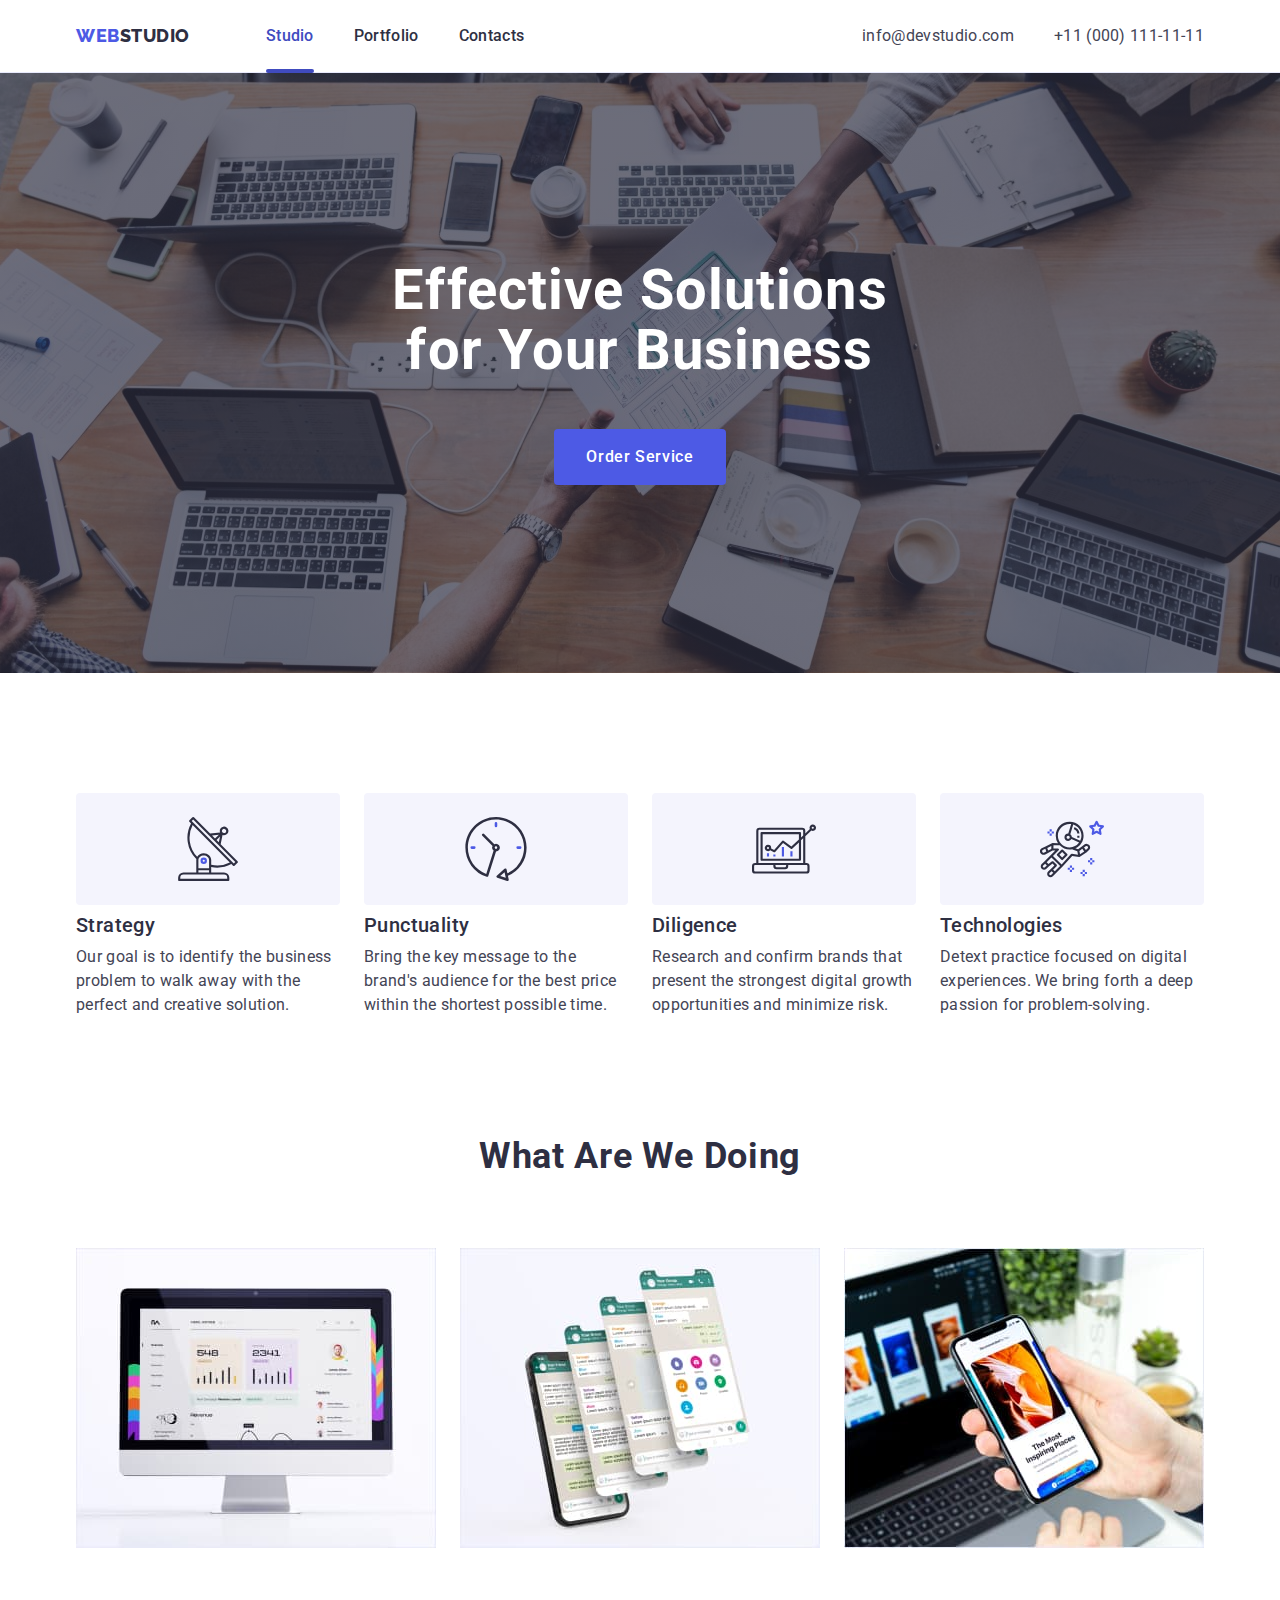
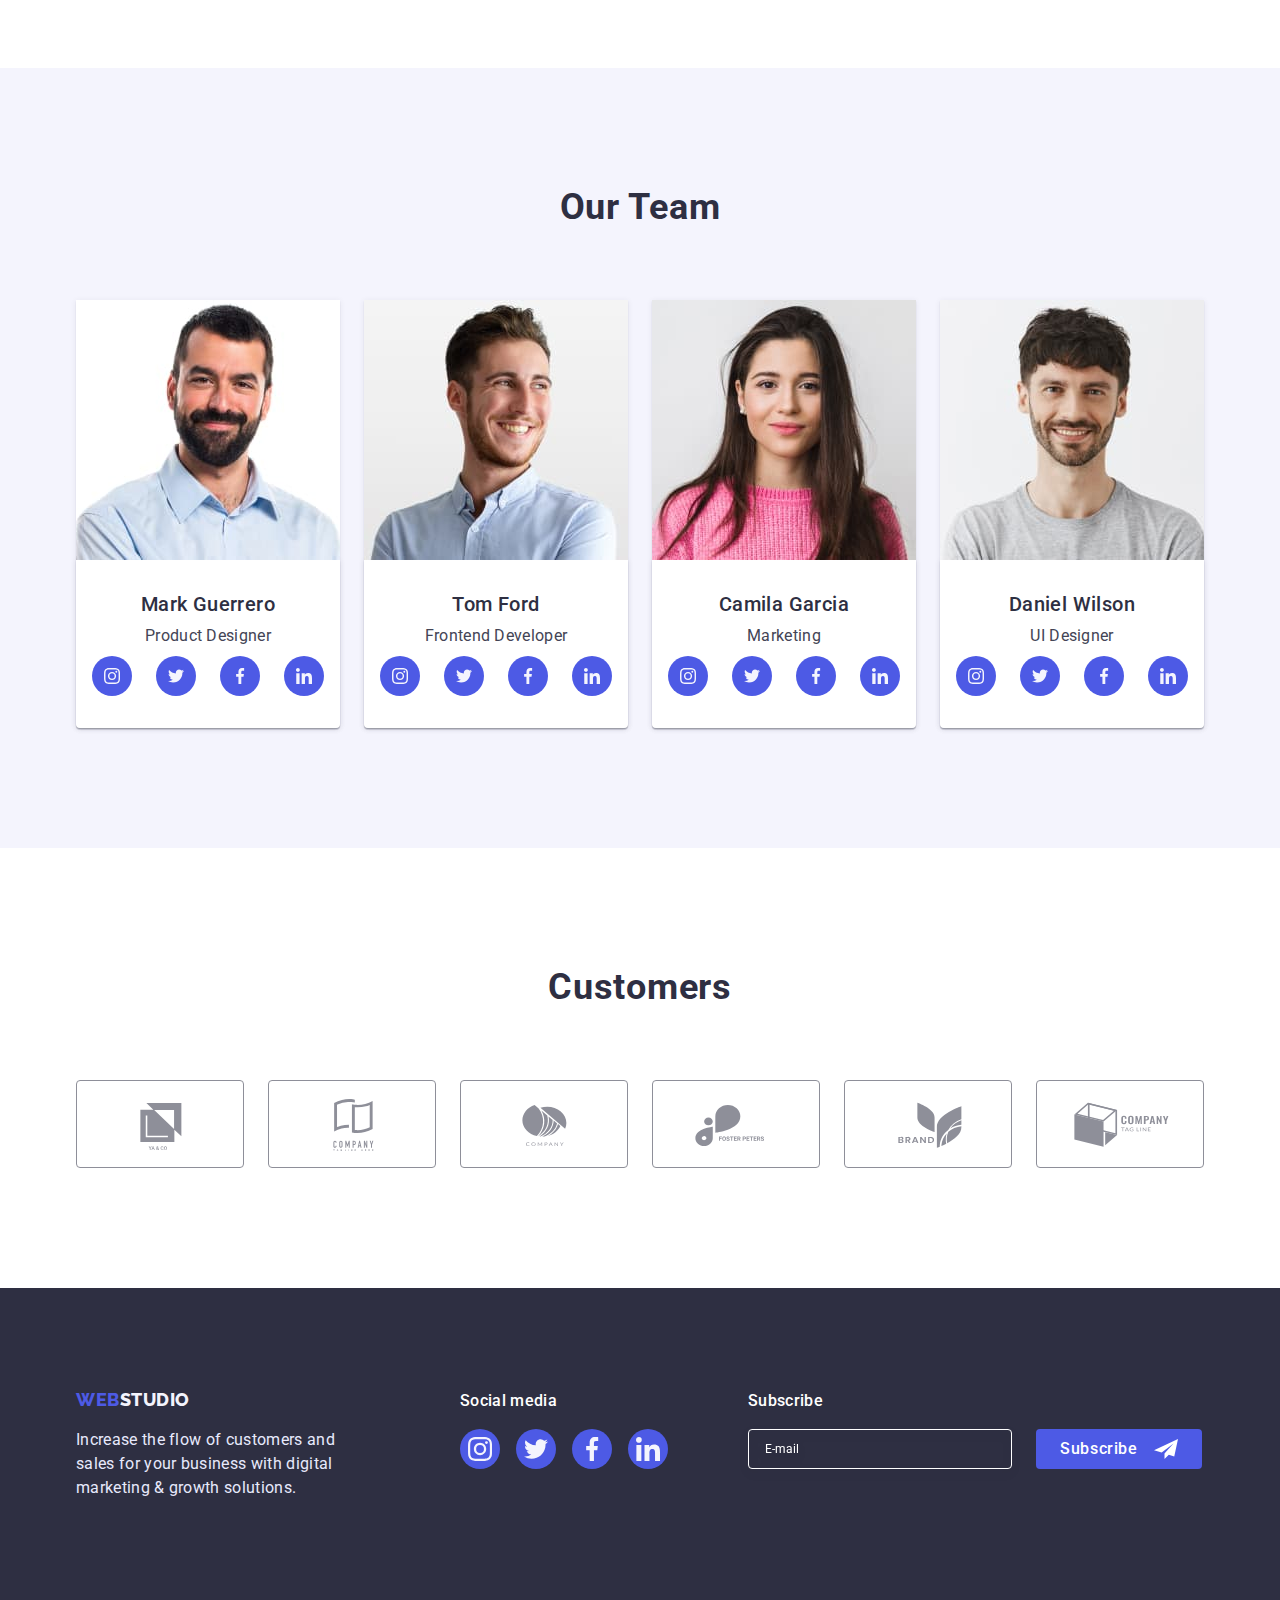
<file: index.html>
<!DOCTYPE html>
<html lang="en">

<head>
  <meta charset="UTF-8" />
  <meta http-equiv="X-UA-Compatible" content="IE=edge" />
  <meta name="viewport" content="width=device-width, initial-scale=1.0" />
  <title>Webstudio</title>
  <link rel="preconnect" href="https://fonts.googleapis.com" />
  <link rel="preconnect" href="https://fonts.gstatic.com" crossorigin />
  <link href="https://fonts.googleapis.com/css2?family=Raleway:wght@800&family=Roboto:wght@400;500;700;900&display=swap"
    rel="stylesheet" />
  <link rel="stylesheet" href="https://cdn.jsdelivr.net/npm/modern-normalize@1.1.0/modern-normalize.min.css" />
  <link rel="stylesheet" href="./css/styles.css" />
</head>

<body>
  <!-- Header -->
  <header class="top-header">
    <div class="container header-container">
      <nav class="top-nav">
        <!-- Logo -->
        <a class="logo-link link" href="./index.html">Web<span class="logo-link-dark">Studio</span></a>
        <ul class="menu list">
          <li class="menu-item">
            <a class="menu-link current-link link" href="./index.html">Studio</a>
          </li>
          <li class="menu-item">
            <a class="menu-link link" href="./portfolio.html">Portfolio</a>
          </li>
          <li class="menu-item">
            <a class="menu-link link" href="">Contacts</a>
          </li>
        </ul>
      </nav>
      <address class="address">
        <ul class="contact list">
          <li class="contact-item">
            <a class="contact-info link" href="mailto:info@devstudio.com">info@devstudio.com</a>
          </li>
          <li class="contact-item">
            <a class="contact-info link" href="tel:+110001111111">+11 (000) 111-11-11</a>
          </li>
        </ul>
      </address>
    </div>
  </header>

  <!-- Section #1 Hero -->
  <main>
    <!-- Hero image -->
    <section class="hero">
      <div class="container hero-container">
        <h1 class="hero-title">Effective Solutions for Your Business</h1>
        <button class="modal-btn" type="button" data-modal-open>Order Service</button>
      </div>
    </section>

    <!-- Section #2 Our Skills -->
    <section class="skills-section section">
      <div class="container">
        <h2 class="title visually-hidden">Our skills</h2>
        <ul class="flex-list skills-list list">
          <li class="skills-item">
            <div class="skills-card">
              <svg width="64" height="64" class="skills-icon">
                <use href="./images/icons.svg#icon-antenna"></use>
              </svg>
            </div>
            <div class="skills-text">
              <h3 class="caption">Strategy</h3>
              <p class="text">
                Our goal is to identify the business problem to walk away with
                the perfect and creative solution.
              </p>
            </div>
          </li>
          <li class="skills-item">
            <div class="skills-card">
              <svg width="64" height="64" class="skills-icon">
                <use href="./images/icons.svg#icon-clock"></use>
              </svg>
            </div>
            <div class="skills-text">
              <h3 class="caption">Punctuality</h3>
              <p class="text">
                Bring the key message to the brand's audience for the best
                price within the shortest possible time.
              </p>
            </div>
          </li>
          <li class="skills-item">
            <div class="skills-card">
              <svg width="64" height="64" class="skills-icon">
                <use href="./images/icons.svg#icon-diagram"></use>
              </svg>
            </div>
            <div class="skills-text">
              <h3 class="caption">Diligence</h3>
              <p class="text">
                Research and confirm brands that present the strongest digital
                growth opportunities and minimize risk.
              </p>
            </div>
          </li>
          <li class="skills-item">
            <div class="skills-card">
              <svg width="64" height="64" class="skills-icon">
                <use href="./images/icons.svg#icon-astronaut"></use>
              </svg>
            </div>
            <div class="skills-text">
              <h3 class="caption">Technologies</h3>
              <p class="text">
                Detext practice focused on digital experiences. We bring forth
                a deep passion for problem-solving.
              </p>
            </div>
          </li>
        </ul>
      </div>
    </section>

    <!-- Section #3 What are we doing -->
    <section class="work-section section">
      <div class="container">
        <h2 class="title">What are we doing</h2>
        <ul class="flex-list list">
          <li class="work-item">
            <img src="./images/pic/site.jpg" alt="computer" width="360" height="300" />
          </li>
          <li class="work-item">
            <img src="./images/pic/app.jpg" alt="telephone" width="360" height="300" />
          </li>
          <li class="work-item">
            <img src="./images/pic/design.jpg" alt="technical" width="360" height="300" />
          </li>
        </ul>
      </div>
    </section>

    <!-- Section #4 Our Team -->
    <section class="team-section section">
      <div class="container">
        <h2 class="title">Our Team</h2>
        <ul class="flex-list list">
          <li class="team-item">
            <img src="./images/about/team-mark.jpg" alt="Mark Guerrero" width="264" height="260" />
            <div class="team-text">
              <h3 class="caption">Mark Guerrero</h3>
              <p class="text">Product Designer</p>
              <ul class="team-soc-list list">
                <li class="team-soc-item">
                  <a href="" class="team-soc-link link">
                    <svg width="16" height="16" class="team-soc-icon">
                      <use href="./images/icons.svg#icon-instagram"></use>
                    </svg>
                  </a>
                </li>
                <li class="team-soc-item">
                  <a href="" class="team-soc-link link">
                    <svg width="16" height="16" class="team-soc-icon">
                      <use href="./images/icons.svg#icon-twitter"></use>
                    </svg>
                  </a>
                </li>
                <li class="team-soc-item">
                  <a href="" class="team-soc-link link"><svg width="16" height="16" class="team-soc-icon">
                      <use href="./images/icons.svg#icon-facebook"></use>
                    </svg></a>
                </li>
                <li class="team-soc-item">
                  <a href="" class="team-soc-link link"><svg width="16" height="16" class="team-soc-icon">
                      <use href="./images/icons.svg#icon-linkedin"></use>
                    </svg></a>
                </li>
              </ul>
            </div>
          </li>
          <li class="team-item">
            <img src="./images/about/team-tom.jpg" alt="Tom Ford" width="264" height="260" />
            <div class="team-text">
              <h3 class="caption">Tom Ford</h3>
              <p class="text">Frontend Developer</p>
              <ul class="team-soc-list list">
                <li class="team-soc-item">
                  <a href="" class="team-soc-link link">
                    <svg width="16" height="16" class="team-soc-icon">
                      <use href="./images/icons.svg#icon-instagram"></use>
                    </svg>
                  </a>
                </li>
                <li class="team-soc-item">
                  <a href="" class="team-soc-link link">
                    <svg width="16" height="16" class="team-soc-icon">
                      <use href="./images/icons.svg#icon-twitter"></use>
                    </svg>
                  </a>
                </li>
                <li class="team-soc-item">
                  <a href="" class="team-soc-link link"><svg width="16" height="16" class="team-soc-icon">
                      <use href="./images/icons.svg#icon-facebook"></use>
                    </svg></a>
                </li>
                <li class="team-soc-item">
                  <a href="" class="team-soc-link link"><svg width="16" height="16" class="team-soc-icon">
                      <use href="./images/icons.svg#icon-linkedin"></use>
                    </svg></a>
                </li>
              </ul>
            </div>
          </li>
          <li class="team-item">
            <img src="./images/about/team-camila.jpg" alt="Camila Garcia" width="264" height="260" />
            <div class="team-text">
              <h3 class="caption">Camila Garcia</h3>
              <p class="text">Marketing</p>
              <ul class="team-soc-list list">
                <li class="team-soc-item">
                  <a href="" class="team-soc-link link">
                    <svg width="16" height="16" class="team-soc-icon">
                      <use href="./images/icons.svg#icon-instagram"></use>
                    </svg>
                  </a>
                </li>
                <li class="team-soc-item">
                  <a href="" class="team-soc-link link">
                    <svg width="16" height="16" class="team-soc-icon">
                      <use href="./images/icons.svg#icon-twitter"></use>
                    </svg>
                  </a>
                </li>
                <li class="team-soc-item">
                  <a href="" class="team-soc-link link"><svg width="16" height="16" class="team-soc-icon">
                      <use href="./images/icons.svg#icon-facebook"></use>
                    </svg></a>
                </li>
                <li class="team-soc-item">
                  <a href="" class="team-soc-link link"><svg width="16" height="16" class="team-soc-icon">
                      <use href="./images/icons.svg#icon-linkedin"></use>
                    </svg></a>
                </li>
              </ul>
            </div>
          </li>
          <li class="team-item">
            <img src="./images/about/team-daniel.jpg" alt="Daniel Wilson" width="264" height="260" />
            <div class="team-text">
              <h3 class="caption">Daniel Wilson</h3>
              <p class="text">UI Designer</p>
              <ul class="team-soc-list list">
                <li class="team-soc-item">
                  <a href="" class="team-soc-link link">
                    <svg width="16" height="16" class="team-soc-icon">
                      <use href="./images/icons.svg#icon-instagram"></use>
                    </svg>
                  </a>
                </li>
                <li class="team-soc-item">
                  <a href="" class="team-soc-link link">
                    <svg width="16" height="16" class="team-soc-icon">
                      <use href="./images/icons.svg#icon-twitter"></use>
                    </svg>
                  </a>
                </li>
                <li class="team-soc-item">
                  <a href="" class="team-soc-link link"><svg width="16" height="16" class="team-soc-icon">
                      <use href="./images/icons.svg#icon-facebook"></use>
                    </svg></a>
                </li>
                <li class="team-soc-item">
                  <a href="" class="team-soc-link link"><svg width="16" height="16" class="team-soc-icon">
                      <use href="./images/icons.svg#icon-linkedin"></use>
                    </svg></a>
                </li>
              </ul>
            </div>
          </li>
        </ul>
      </div>
    </section>

    <!-- Section #5 Customers -->
    <section class="customers-section section">
      <div class="container">
        <h2 class="title">Customers</h2>
        <ul class="customers-list list">
          <li class="customers-card">
            <a href="" class="customers-link link">
              <svg width="104" height="56" class="customers-icon" style="fill: currentColor">
                <use href="./images/icons.svg#icon-ya-and-co"></use>
              </svg>
            </a>
          </li>
          <li class="customers-card">
            <a href="" class="customers-link link">
              <svg width="104" height="56" class="customers-icon" style="fill: currentColor">
                <use href="./images/icons.svg#icon-tag-line-here"></use>
              </svg>
            </a>
          </li>
          <li class="customers-card">
            <a href="" class="customers-link link">
              <svg width="104" height="56" class="customers-icon" style="fill: currentColor">
                <use href="./images/icons.svg#icon-company"></use>
              </svg>
            </a>
          </li>
          <li class="customers-card">
            <a href="" class="customers-link link">
              <svg width="104" height="56" class="customers-icon" style="fill: currentColor">
                <use href="./images/icons.svg#icon-foster-peters"></use>
              </svg>
            </a>
          </li>
          <li class="customers-card">
            <a href="" class="customers-link link">
              <svg width="104" height="56" class="customers-icon" style="fill: currentColor">
                <use href="./images/icons.svg#icon-brand"></use>
              </svg>
            </a>
          </li>
          <li class="customers-card">
            <a href="" class="customers-link link">
              <svg width="104" height="56" class="customers-icon" style="fill: currentColor">
                <use href="./images/icons.svg#icon-co-tag-line"></use>
              </svg>
            </a>
          </li>
        </ul>
      </div>
    </section>
  </main>

  <!-- Footer -->
  <footer class="footer-page">
    <div class="container footer-container">
      <div class="footer-logo-box">
        <a class="logo-link link" href="./index.html">Web<span class="logo-link-white">Studio</span></a>
        <p class="footer-text text">
          Increase the flow of customers and sales for your business with
          digital marketing & growth solutions.
        </p>
      </div>
      <div class="footer-social-box">
        <p class="social-text text">Social media</p>
        <ul class="footer-soc-list list">
          <li class="footer-soc-item">
            <a href="" class="footer-soc-link link">
              <svg width="24" height="24" class="footer-soc-icon">
                <use href="./images/icons.svg#icon-instagram"></use>
              </svg>
            </a>
          </li>
          <li class="footer-soc-item">
            <a href="" class="footer-soc-link link">
              <svg width="24" height="24" class="footer-soc-icon">
                <use href="./images/icons.svg#icon-twitter"></use>
              </svg>
            </a>
          </li>
          <li class="footer-soc-item">
            <a href="" class="footer-soc-link link">
              <svg width="24" height="24" class="footer-soc-icon">
                <use href="./images/icons.svg#icon-facebook"></use>
              </svg>
            </a>
          </li>
          <li class="footer-soc-item">
            <a href="" class="footer-soc-link link">
              <svg width="24" height="24" class="footer-soc-icon">
                <use href="./images/icons.svg#icon-linkedin"></use>
              </svg>
            </a>
          </li>
        </ul>
      </div>
      <div class="footer-subcribe-box">
        <p class="social-text text">Subscribe</p>
        <form class="footer-subscribe-form">
          <label class="footer-label">
            <input type="email" name="email" class="subscribe-input" placeholder="E-mail" />
          </label>
          <button class="subscribe-btn" type="submit">
            Subscribe
            <svg width="24" height="24" class="footer-subscribe-icon">
              <use href="./images/icons.svg#icon-frame"></use>
            </svg>
          </button>
        </form>
      </div>
    </div>
  </footer>
  <!-- Modal window-->
  <div class="backdrop is-hidden" data-modal>
    <div class="modal">
      <button type="button" class="modal-close-btn" data-modal-close>
        <svg width="8" height="8" class="modal-close-icon">
          <use href="./images/icons.svg#icon-close-black"></use>
        </svg>
      </button>
      <p class="modal-title text">
        Leave your contacts and we will call you back
      </p>
      <form class="contact-form">
        <div class="modal-field">
          <label for="user_name" class="modal-label-text">Name</label>
          <div class="input-wrap">
            <input type="text" name="user-name" class="modal-input" id="user_name" required />
            <svg width="18" height="24" class="modal-input-icon">
              <use href="./images/icons.svg#icon-person-black"></use>
            </svg>
          </div>
        </div>
        <div class="modal-field">
          <label for="user_phone_number" class="modal-label-text">Phone</label>
          <div class="input-wrap">
            <input type="tel" name="phone-number" class="modal-input" id="user_phone_number" required />
            <svg width="18" height="24" class="modal-input-icon">
              <use href="./images/icons.svg#icon-phone-black"></use>
            </svg>
          </div>
        </div>
        <div class="modal-field">
          <label for="user_email" class="modal-label-text">Email</label>
          <div class="input-wrap">
            <input type="email" name="email" class="modal-input" id="user_email" />
            <svg width="18" height="24" class="modal-input-icon">
              <use href="./images/icons.svg#icon-email-black"></use>
            </svg>
          </div>
        </div>
        <div class="input-wrap input-wr">
          <label for="user_comment" class="modal-label-text">Comment</label>
          <textarea name="comment" id="user_comment" class="modal-text-area" placeholder="Text input"></textarea>
        </div>
        <input type="checkbox" name="privacy-policy" value="true" id="privacy_policy"
          class="modal-check visually-hidden" />
        <label for="privacy_policy" class="check-text">
          <span>
            <svg width="10" height="8" class="check-icon">
              <use href="./images/icons.svg#icon-check"></use>
            </svg>
          </span>
          I accept the terms and conditions of the<a href="" class="privacy-link">Privacy Policy</a></label>
        <button type="submit" class="modal-submit-btn">Send</button>
      </form>
    </div>
  </div>
  <script src="./js/modal.js"></script>
</body>

</html>
<!--Code by Yaroslav Yarmolchuk-->
</file>
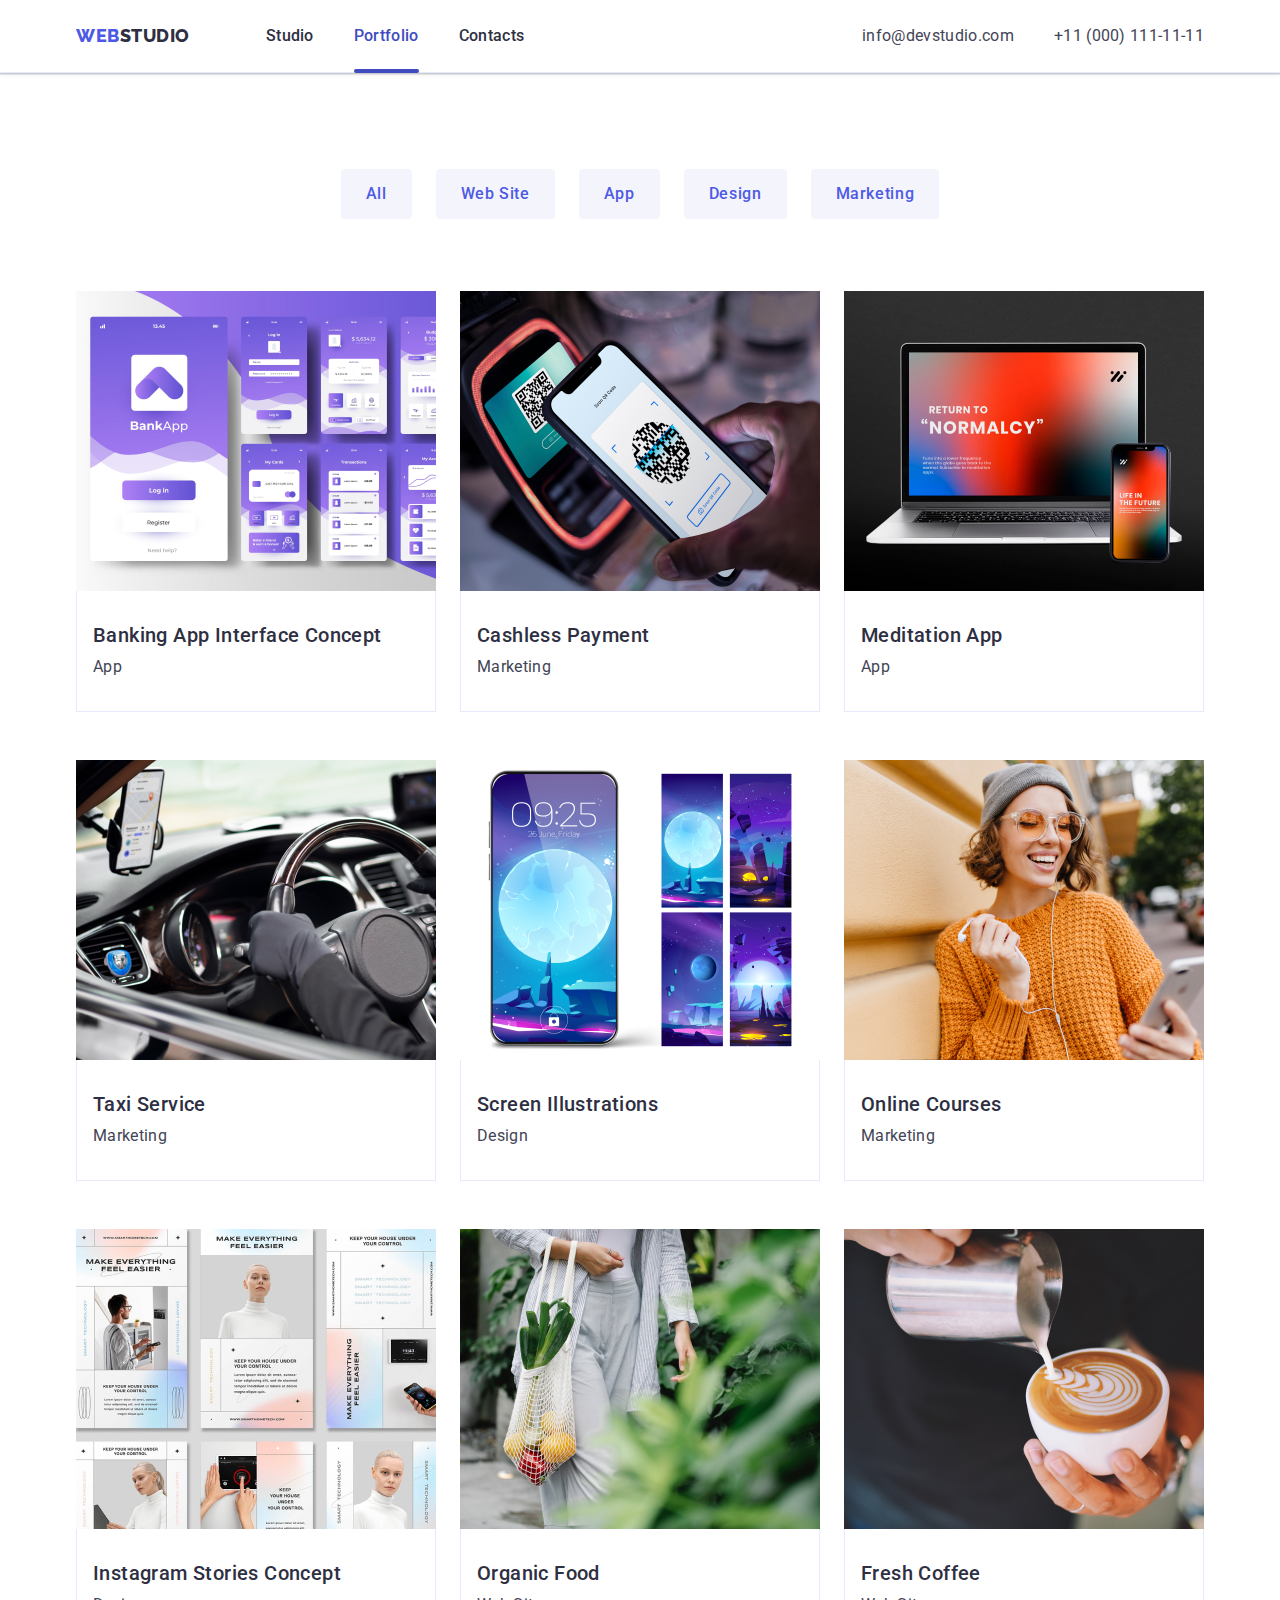
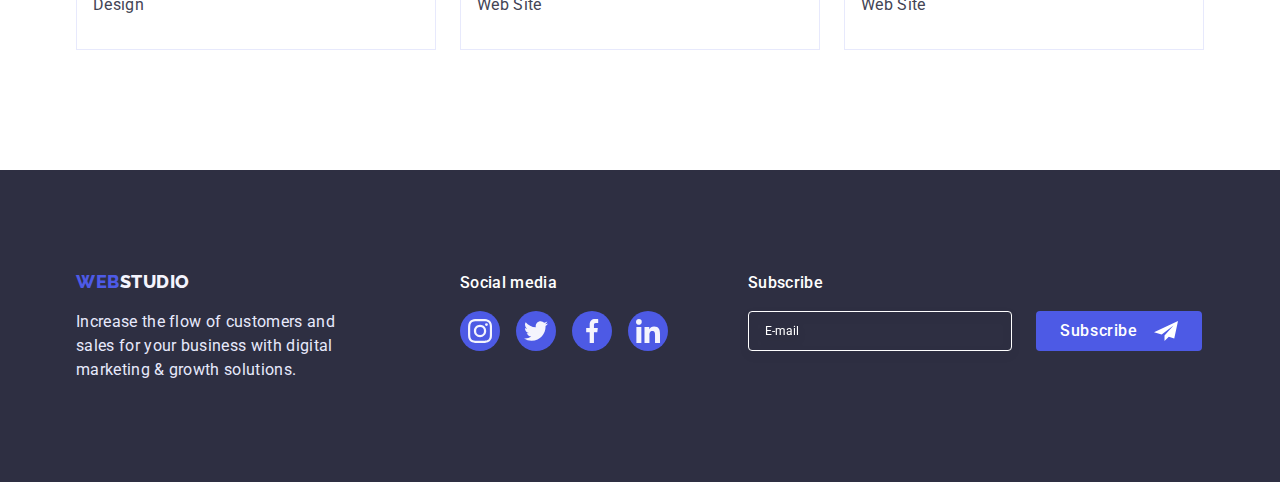
<file: portfolio.html>
<!DOCTYPE html>
<html lang="en">

<head>
  <meta charset="UTF-8" />
  <meta http-equiv="X-UA-Compatible" content="IE=edge" />
  <meta name="viewport" content="width=device-width, initial-scale=1.0" />
  <title>Portfolio</title>
  <link rel="preconnect" href="https://fonts.googleapis.com" />
  <link rel="preconnect" href="https://fonts.gstatic.com" crossorigin />
  <link href="https://fonts.googleapis.com/css2?family=Raleway:wght@800&family=Roboto:wght@400;500;700;900&display=swap"
    rel="stylesheet" />
  <link rel="stylesheet" href="https://cdn.jsdelivr.net/npm/modern-normalize@1.1.0/modern-normalize.min.css" />
  <link rel="stylesheet" href="./css/styles.css" />
</head>

<body>
  <!-- Header -->
  <header class="top-header">
    <div class="container header-container">
      <nav class="top-nav">
        <!-- Logo -->
        <a class="logo-link link" href="./index.html">Web<span class="logo-link-dark">Studio</span></a>
        <ul class="menu list">
          <li class="menu-item">
            <a class="menu-link link" href="./index.html">Studio</a>
          </li>
          <li class="menu-item">
            <a class="menu-link current-link link" href="./portfolio.html">Portfolio</a>
          </li>
          <li class="menu-item">
            <a class="menu-link link" href="">Contacts</a>
          </li>
        </ul>
      </nav>
      <address class="address">
        <ul class="contact list">
          <li class="contact-item">
            <a class="contact-info link" href="mailto:info@devstudio.com">info@devstudio.com</a>
          </li>
          <li class="contact-item">
            <a class="contact-info link" href="tel:+110001111111">+11 (000) 111-11-11</a>
          </li>
        </ul>
      </address>
    </div>
  </header>

  <!-- Section #1 Content -->
  <main>
    <section class="portfolio-section section">
      <div class="container">
        <h1 class="visually-hidden">Filters</h1>
        <ul class="filters-list list">
          <li><button class="filters-btn" type="button">All</button></li>
          <li><button class="filters-btn" type="button">Web Site</button></li>
          <li><button class="filters-btn" type="button">App</button></li>
          <li><button class="filters-btn" type="button">Design</button></li>
          <li>
            <button class="filters-btn" type="button">Marketing</button>
          </li>
        </ul>
        <ul class="portfolio-list list">
          <li class="portfolio-item">
            <a class="portfolio-link link" href="">
              <div class="product-description">
                <img src="./images/portfolio/banking-app.jpg" alt="Banking App Interface Concept" width="360"
                  height="300" />
                <p class="overlay">
                  14 Stylish and User-Friendly App Design Concepts · Task
                  Manager App · Calorie Tracker App · Exotic Fruit Ecommerce
                  App · Cloud Storage App
                </p>
              </div>
              <div class="border-text">
                <h2 class="caption">Banking App Interface Concept</h2>
                <p class="text">App</p>
              </div>
            </a>
          </li>
          <li class="portfolio-item">
            <a class="portfolio-link link" href="">
              <div class="product-description"><img src="./images/portfolio/cashless.jpg" alt="Cashless Payment"
                  width="360" height="300" />
                <p class="overlay">
                  14 Stylish and User-Friendly App Design Concepts · Task
                  Manager App · Calorie Tracker App · Exotic Fruit Ecommerce
                  App · Cloud Storage App
                </p>
              </div>
              <div class="border-text">
                <h2 class="caption">Cashless Payment</h2>
                <p class="text">Marketing</p>
              </div>
            </a>
          </li>
          <li class="portfolio-item">
            <a class="portfolio-link link" href="">
              <div class="product-description"><img src="./images/portfolio/meditation-app.jpg" alt="Meditation App"
                  width="360" height="300" />
                <p class="overlay">
                  14 Stylish and User-Friendly App Design Concepts · Task
                  Manager App · Calorie Tracker App · Exotic Fruit Ecommerce
                  App · Cloud Storage App
                </p>
              </div>
              <div class="border-text">
                <h2 class="caption">Meditation App</h2>
                <p class="text">App</p>
              </div>
            </a>
          </li>
          <li class="portfolio-item">
            <a class="portfolio-link link" href="">
              <div class="product-description"><img src="./images/portfolio/taxi-services.jpg" alt="Taxi Service"
                  width="360" height="300" />
                <p class="overlay">
                  14 Stylish and User-Friendly App Design Concepts · Task
                  Manager App · Calorie Tracker App · Exotic Fruit Ecommerce
                  App · Cloud Storage App
                </p>
              </div>
              <div class="border-text">
                <h2 class="caption">Taxi Service</h2>
                <p class="text">Marketing</p>
              </div>
            </a>
          </li>
          <li class="portfolio-item">
            <a class="portfolio-link link" href="">
              <div class="product-description"><img src="./images/portfolio/screen-illustration.jpg"
                  alt="Screen Illustrations" width="360" height="300" />
                <p class="overlay">
                  14 Stylish and User-Friendly App Design Concepts · Task
                  Manager App · Calorie Tracker App · Exotic Fruit Ecommerce
                  App · Cloud Storage App
                </p>
              </div>
              <div class="border-text">
                <h2 class="caption">Screen Illustrations</h2>
                <p class="text">Design</p>
              </div>
            </a>
          </li>
          <li class="portfolio-item">
            <a class="portfolio-link link" href="">
              <div class="product-description"><img src="./images/portfolio/online-courses.jpg" alt="Online Courses"
                  width="360" height="300" />
                <p class="overlay">
                  14 Stylish and User-Friendly App Design Concepts · Task
                  Manager App · Calorie Tracker App · Exotic Fruit Ecommerce
                  App · Cloud Storage App
                </p>
              </div>
              <div class="border-text">
                <h2 class="caption">Online Courses</h2>
                <p class="text">Marketing</p>
              </div>
            </a>
          </li>
          <li class="portfolio-item">
            <a class="portfolio-link link" href="">
              <div class="product-description"><img src="./images/portfolio/instagram-stories.jpg"
                  alt="Instagram Stories Concept" width="360" height="300" />
                <p class="overlay">
                  14 Stylish and User-Friendly App Design Concepts · Task
                  Manager App · Calorie Tracker App · Exotic Fruit Ecommerce
                  App · Cloud Storage App
                </p>
              </div>
              <div class="border-text">
                <h2 class="caption">Instagram Stories Concept</h2>
                <p class="text">Design</p>
              </div>
            </a>
          </li>
          <li class="portfolio-item">
            <a class="portfolio-link link" href="">
              <div class="product-description"><img src="./images/portfolio/organic-food.jpg" alt="Organic Food"
                  width="360" height="300" />
                <p class="overlay">
                  14 Stylish and User-Friendly App Design Concepts · Task
                  Manager App · Calorie Tracker App · Exotic Fruit Ecommerce
                  App · Cloud Storage App
                </p>
              </div>
              <div class="border-text">
                <h2 class="caption">Organic Food</h2>
                <p class="text">Web Site</p>
              </div>
            </a>
          </li>
          <li class="portfolio-item">
            <a class="portfolio-link link" href="">
              <div class="product-description"><img src="./images/portfolio/fresh-coffe.jpg" alt="Fresh Coffee"
                  width="360" height="300" />
                <p class="overlay">
                  14 Stylish and User-Friendly App Design Concepts · Task
                  Manager App · Calorie Tracker App · Exotic Fruit Ecommerce
                  App · Cloud Storage App
                </p>
              </div>
              <div class="border-text">
                <h2 class="caption">Fresh Coffee</h2>
                <p class="text">Web Site</p>
              </div>
            </a>
          </li>
        </ul>
      </div>
    </section>
  </main>
  <!-- Section #2 Footer -->
  <!-- Footer -->
  <footer class="footer-page">
    <div class="container footer-container">
      <div class="footer-logo-box">
        <a class="logo-link link" href="./index.html">Web<span class="logo-link-white">Studio</span></a>
        <p class="footer-text text">
          Increase the flow of customers and sales for your business with
          digital marketing & growth solutions.
        </p>
      </div>
      <div class="footer-social-box">
        <p class="social-text text">Social media</p>
        <ul class="footer-soc-list list">
          <li class="footer-soc-item">
            <a href="" class="footer-soc-link link">
              <svg width="24" height="24" class="footer-soc-icon">
                <use href="./images/icons.svg#icon-instagram"></use>
              </svg>
            </a>
          </li>
          <li class="footer-soc-item">
            <a href="" class="footer-soc-link link">
              <svg width="24" height="24" class="footer-soc-icon">
                <use href="./images/icons.svg#icon-twitter"></use>
              </svg>
            </a>
          </li>
          <li class="footer-soc-item">
            <a href="" class="footer-soc-link link">
              <svg width="24" height="24" class="footer-soc-icon">
                <use href="./images/icons.svg#icon-facebook"></use>
              </svg>
            </a>
          </li>
          <li class="footer-soc-item">
            <a href="" class="footer-soc-link link">
              <svg width="24" height="24" class="footer-soc-icon">
                <use href="./images/icons.svg#icon-linkedin"></use>
              </svg>
            </a>
          </li>
        </ul>
      </div>
      <div class="footer-subcribe-box">
        <p class="social-text text">Subscribe</p>
        <form class="footer-subscribe-form">
          <label class="footer-label">
            <input type="email" name="email" class="subscribe-input" placeholder="E-mail" />
          </label>
          <button class="subscribe-btn" type="submit">
            Subscribe
            <svg width="24" height="24" class="footer-subscribe-icon">
              <use href="./images/icons.svg#icon-frame"></use>
            </svg>
          </button>
        </form>
      </div>
    </div>
  </footer>
</body>

</html>
<!--Code by Yaroslav Yarmolchuk-->
</file>
<file: css/styles.css>
:root {
  --primary-text-color: #434455;
  --secondary-text-color: #2e2f42;
  --accent-color: #4d5ae5;
  --pointing-state-color: #404bbf;
  --primary-white-color: #ffffff;
  --cloud-color: #f4f4fd;
  --cornflower-color: #e7e9fc;
  --color-green: #31d0aa;
  --color-light-slate: #8e8f99;
}

body {
  font-family: 'Roboto', sans-serif;
  color: var(--primary-text-color);
}

h1,
h2,
h3,
h4,
p {
  margin: 0;
}

ul {
  padding-left: 0;
  margin: 0;
}
img {
  display: block;
  max-width: 100%;
  height: auto;
}

address {
  font-style: normal;
}

button {
  cursor: pointer;
}

.container {
  width: 1158px;
  padding-left: 15px;
  padding-right: 15px;
  margin: 0 auto;
}

.list {
  padding: 0;
  margin: 0;
  list-style: none;
}

.link {
  text-decoration: none;
}
/**
  |================================
             Components
  |================================
*/
.logo-link {
  font-family: 'Raleway', sans-serif;
  font-weight: 800;
  font-size: 18px;
  line-height: 1.33;
  letter-spacing: 0.03em;
  text-transform: uppercase;
  color: var(--accent-color);
}

.logo-link-dark {
  color: var(--secondary-text-color);
}

.logo-link-white {
  color: var(--cloud-color);
}

.title {
  margin-bottom: 72px;
  font-size: 36px;
  line-height: 1.11;
  text-align: center;
  letter-spacing: 0.02em;
  text-transform: capitalize;
  color: var(--secondary-text-color);
  line-height: 1.1;
}

.caption {
  font-weight: 500;
  font-size: 20px;
  line-height: 1.2;
  letter-spacing: 0.02em;
  color: var(--secondary-text-color);
  margin-bottom: 8px;
}

.text {
  font-size: 16px;
  line-height: 1.5;
  letter-spacing: 0.02em;
  color: var(--primary-text-color);
}

.section {
  padding-top: 120px;
  padding-bottom: 120px;
}

.flex-list {
  display: flex;
  flex-wrap: wrap;
  gap: 24px;
}

.visually-hidden {
  position: absolute;
  width: 1px;
  height: 1px;
  margin: -1px;
  border: 0;
  padding: 0;
  white-space: nowrap;
  clip-path: inset(100%);
  clip: rect(0 0 0 0);
  overflow: hidden;
}
/**
  |================================
            End Components
  |================================
*/
/**
  |================================
              Header
  |================================
*/
.header-container {
  display: flex;
  align-items: center;
  justify-content: space-between;
}

.top-nav {
  display: flex;
  align-items: center;
}

.menu {
  display: flex;
  align-items: center;
}

.contact {
  display: flex;
  align-items: center;
}

.contact-item:not(:last-child) {
  margin-right: 40px;
}

.logo-link {
  margin-right: 76px;
}

.menu-item:not(:last-child) {
  margin-right: 40px;
}

.top-header {
  padding-top: 24px;
  padding-bottom: 24px;
  border-bottom: 1px solid var(--cornflower-color);
  box-shadow: 0px 2px 1px rgba(46, 47, 66, 0.08),
    0px 1px 1px rgba(46, 47, 66, 0.16), 0px 1px 6px rgba(46, 47, 66, 0.08);
}

.menu-link {
  font-weight: 500;
  font-size: 16px;
  line-height: 1.5;
  letter-spacing: 0.02em;
  color: var(--secondary-text-color);
  transition: color 250ms cubic-bezier(0.4, 0, 0.2, 1);
}
.current-link {
  position: relative;
  color: var(--pointing-state-color);
}

.current-link::after {
  content: '';

  position: absolute;
  top: 43px;
  left: 0;
  bottom: -1px;
  display: block;
  width: 100%;
  height: 4px;
  background: var(--pointing-state-color);
  border-radius: 2px;
}
.contact-info {
  font-size: 16px;
  line-height: 1.5;
  letter-spacing: 0.02em;
  color: var(--primary-text-color);
  transition: color 250ms cubic-bezier(0.4, 0, 0.2, 1);
}

.menu-link:hover,
.menu-link:focus,
.contact-info:hover,
.contact-info:focus {
  color: var(--pointing-state-color);
}

/**
  |================================
             End Header
  |================================
*/
/**
  |================================
              Hero Image
  |================================
*/
.hero {
  text-align: center;
  padding-top: 188px;
  padding-bottom: 188px;
  background-image: linear-gradient(
      rgba(46, 47, 66, 0.7),
      rgba(46, 47, 66, 0.7)
    ),
    url(../images/header-image/people-office.jpg);
  background-color: var(--secondary-text-color);
  max-width: 1440px;
  margin-left: auto;
  margin-right: auto;
  background-repeat: no-repeat;
  background-position: center;
  background-size: cover;
}

.hero-title {
  font-size: 56px;
  line-height: 1.07;
  letter-spacing: 0.02em;
  color: var(--primary-white-color);
  max-width: 496px;
  margin: 0 auto;
  margin-bottom: 48px;
}

.modal-btn {
  border: 0 solid transparent;
  border-radius: 4px;
  min-width: 169px;
  padding: 16px 32px;
  font-family: 'Roboto', sans-serif;
  font-weight: 500;
  font-size: 16px;
  line-height: 1.5;
  letter-spacing: 0.04em;
  color: var(--primary-white-color);
  background: var(--accent-color);
  /*box-shadow: 0px 4px 4px rgba(0, 0, 0, 0.15);
  transition: background-color 250ms cubic-bezier(0.4, 0, 0.2, 1);*/
  transition-property: background-color, box-shadow;
  transition-duration: 250ms;
  transition-timing-function: cubic-bezier(0.4, 0, 0.2, 1);
}

.modal-btn:hover,
.modal-btn:focus {
  background: var(--pointing-state-color);
  box-shadow: 0px 4px 4px rgba(0, 0, 0, 0.15);
  color: var(--primary-white-color);
}

/**
  |================================
          End Hero Image
  |================================
*/
/**
  |================================
          Skills Section
  |================================
*/
.skills-list {
  margin-top: 0;
}

.skills-item {
  flex-basis: calc((100% - 72px) / 4);
}

.skills-card {
  display: flex;
  justify-content: center;
  background-color: var(--cloud-color);
  border-radius: 4px;
  padding-top: 24px;
  padding-bottom: 24px;
  margin-bottom: 8px;
  align-items: center;
}
/**
  |================================
         End Skills Section
  |================================
*/

/**
  |================================
            Work Section
  |================================
*/
.work-section {
  padding-top: 0;
}

.work-item {
  flex-basis: calc((100% - 48px) / 3);
}
/**
  |================================
          End Work Section
  |================================
*/

/**
  |================================
          Team Section
  |================================
*/
.team-section {
  background: var(--cloud-color);
}

.team-item {
  flex-basis: calc((100% - 72px) / 4);
  box-shadow: 0px 1px 6px rgba(46, 47, 66, 0.08),
    0px 1px 1px rgba(46, 47, 66, 0.16), 0px 2px 1px rgba(46, 47, 66, 0.08);
  border-radius: 0px 0px 4px 4px;
}

.team-text {
  padding: 32px 0px;
  text-align: center;
  background-color: var(--primary-white-color);
  box-shadow: 0px 1px 6px rgba(46, 47, 66, 0.08),
    0px 1px 1px rgba(46, 47, 66, 0.16), 0px 2px 1px rgba(46, 47, 66, 0.08);
  border-radius: 0px 0px 4px 4px;
}

.team-soc-list {
  display: flex;
  justify-content: center;
  gap: 24px;
  margin-top: 8px;
}

.team-soc-item {
  width: 40px;
  height: 40px;
}

.team-soc-link {
  width: 100%;
  height: 100%;
  border-radius: 50%;
  background-color: var(--accent-color);
  display: flex;
  align-items: center;
  justify-content: center;
  transition: background-color 250ms cubic-bezier(0.4, 0, 0.2, 1);
}

.team-soc-link:hover,
.team-soc-link:focus {
  background-color: var(--pointing-state-color);
}

.team-soc-icon {
  fill: var(--cloud-color);
}
/**
  |================================
          End Team Section
  |================================
*/

/**
  |================================
          Customers Section
  |================================
*/
.customers-list {
  display: flex;
  gap: 24px;
}
.customers-link {
  display: flex;
  justify-content: center;
  align-items: center;
  border: 1px solid var(--color-light-slate);
  border-radius: 4px;

  height: 88px;
  width: 168px;
  color: var(--color-light-slate);
  transition: border-color 250ms cubic-bezier(0.4, 0, 0.2, 1),
    color 250ms cubic-bezier(0.4, 0, 0.2, 1);
}

.customers-link:hover,
.customers-link:focus {
  border: 1px solid var(--pointing-state-color);
  color: #404bbf;
}

.customers-icon {
  fill: currentColor;
  transition: fill 250ms cubic-bezier(0.4, 0, 0.2, 1);
}
.customers-card {
  width: calc((100% - 120px) / 6);
  height: 88px;
}
.customers-icon:hover,
:focus {
  color: #404bbf;
}
.customers-link:hover .customers-icon,
.customers-link:focus .customers-icon {
  fill: var(--pointing-state-color);
}
/**
  |================================
        End Customers Section
  |================================
*/

/**
  |================================
              Footer
  |================================
*/
.footer-text {
  color: var(--cornflower-color);
  margin-top: 16px;
  width: 264px;
  display: flex;
  align-items: baseline;
}

.footer-page {
  background: var(--secondary-text-color);
  padding-top: 100px;
  padding-bottom: 100px;
}

.footer-container {
  display: flex;
  align-items: baseline;
}
.footer-social-box {
  margin-right: 80px;
}
.footer-logo-box {
  margin-right: 120px;
}

.social-text {
  font-weight: 500;
  color: var(--primary-white-color);
  margin-bottom: 16px;
}

.footer-soc-list {
  display: flex;
  justify-content: center;
  gap: 16px;
}
/*.footer-soc-item {
  }*/
.footer-soc-link {
  width: 40px;
  height: 40px;
  border-radius: 50%;
  /*background-color: rgba(255, 255, 255, 0.1);*/
  display: flex;
  align-items: center;
  justify-content: center;
  background-color: var(--accent-color);
  transition: background-color 250ms cubic-bezier(0.4, 0, 0.2, 1);
}

.footer-soc-link:hover,
.footer-soc-link:focus {
  background-color: var(--color-green);
}

.footer-soc-icon {
  fill: var(--cloud-color);
}
.footer-subscribe-form {
  display: flex;
  gap: 24px;
}

.subscribe-input {
  width: 264px;
  height: 40px;
  border: 1px solid var(--primary-white-color);
  filter: drop-shadow(0px 4px 4px rgba(0, 0, 0, 0.15));
  border-radius: 4px;
  font-size: 12px;
  line-height: 2;
  background-color: inherit;
  color: var(--primary-white-color);
  padding-left: 16px;
}

input[type='email'].subscribe-input::placeholder {
  color: var(--primary-white-color);
}

.subscribe-btn {
  display: flex;
  gap: 16px;
  padding: 8px 24px;

  font-family: 'Roboto', sans-serif;
  font-weight: 500;
  font-size: 16px;
  line-height: 1.5;
  letter-spacing: 0.04em;
  border: none;
  border-radius: 4px;
  min-width: 165px;
  color: var(--primary-white-color);
  background-color: var(--accent-color);

  transition-property: background-color;
  transition-duration: 250ms;
  transition-timing-function: cubic-bezier(0.4, 0, 0.2, 1);
}

.subscribe-btn:hover,
.subscribe-btn:focus {
  background-color: var(--pointing-state-color);
}

.footer-subscribe-icon {
  fill: var(--primary-white-color);
}

/**
  |================================
                Footer
  |================================
*/

/**
  |================================
          Portfolio Section
  |================================
*/
.filters-btn {
  font-family: 'Roboto', sans-serif;
  font-weight: 500;
  font-size: 16px;
  line-height: 1.5;
  letter-spacing: 0.04em;
  color: var(--accent-color);
  background-color: var(--cloud-color);
  border: 1px solid transparent;
  border-radius: 4px;
  padding: 12px 24px;
  transition: color 250ms cubic-bezier(0.4, 0, 0.2, 1),
    background-color 250ms cubic-bezier(0.4, 0, 0.2, 1),
    border-color 250ms cubic-bezier(0.4, 0, 0.2, 1),
    box-shadow 250ms cubic-bezier(0.4, 0, 0.2, 1);
}

.filters-btn:hover,
.filters-btn:focus {
  color: var(--primary-white-color);
  background: var(--pointing-state-color);
  box-shadow: 0px 3px 1px rgba(0, 0, 0, 0.1), 0px 2px 1px rgba(0, 0, 0, 0.08),
    0px 2px 2px rgba(0, 0, 0, 0.12);
  border-color: transparent;
}
.portfolio-link {
  display: block;
  transition: box-shadow 250ms cubic-bezier(0.4, 0, 0.2, 1);
}
.portfolio-link:hover {
  box-shadow: 0px 1px 6px rgba(46, 47, 66, 0.08),
    0px 1px 1px rgba(46, 47, 66, 0.16), 0px 2px 1px rgba(46, 47, 66, 0.08);
  transform: translateY(0%);
}
.portfolio-link:focus {
  box-shadow: 0px 1px 6px rgba(46, 47, 66, 0.08),
    0px 1px 1px rgba(46, 47, 66, 0.16), 0px 2px 1px rgba(46, 47, 66, 0.08);
  transform: translateY(0%);
}
.portfolio-link:hover .overlay,
.portfolio-link:focus .overlay {
  transform: translate(0, 0);
}
.portfolio-section {
  padding-top: 96px;
}

.filters-list {
  margin-bottom: 72px;
  display: flex;
  flex-wrap: wrap;
  gap: 24px;
  justify-content: center;
}

.portfolio-list {
  display: flex;
  flex-wrap: wrap;
  row-gap: 48px;
  column-gap: 24px;
}
.product-description {
  position: relative;
  overflow: hidden;
}

.portfolio-item {
  flex-basis: calc((100% - 48px) / 3);
  transition: box-shadow 250ms cubic-bezier(0.4, 0, 0.2, 1);
}

.border-text {
  width: 360px;
  padding-top: 32px;
  padding-bottom: 32px;
  padding-left: 16px;
  border: 1px solid var(--cornflower-color);
  border-top: none;
}

.portfolio-item:hover {
  box-shadow: 0px 1px 6px rgba(46, 47, 66, 0.08),
    0px 1px 1px rgba(46, 47, 66, 0.16), 0px 2px 1px rgba(46, 47, 66, 0.08);
  display: block;
}
.overlay {
  position: absolute;
  top: 0;
  line-height: 1.5;
  letter-spacing: 0.02em;
  color: var(--cloud-color);
  padding: 40px 32px;
  background-color: #4d5ae5;
  height: 100%;
  transform: translateY(100%);
  transition: transform 250ms cubic-bezier(0.4, 0, 0.2, 1);
}
.portfolio-link:hover .overlay,
.portfolio-link:focus .overlay {
  transform: translate(0, 0);
}
.border-text {
  width: 360px;
  padding-top: 32px;
  padding-bottom: 32px;
  padding-left: 16px;
  border: 1px solid var(--cornflower-color);
  border-top: none;
}

.portfolio-item {
  flex-basis: calc((100% - 48px) / 3);

  transition: box-shadow 250ms cubic-bezier(0.4, 0, 0.2, 1);
}
/**
  |================================
          End Portfolio Section
  |================================
*/
/**
  |================================
  |         Modal Window
  |================================
*/
.backdrop {
  position: fixed;
  top: 0;
  left: 0;
  z-index: 100;
  width: 100%;
  height: 100%;
  background-color: rgba(46, 47, 66, 0.4);
  transition: opacity 250ms cubic-bezier(0.4, 0, 0.2, 1),
    visibility 250ms cubic-bezier(0.4, 0, 0.2, 1);
}

.backdrop.is-hidden {
  opacity: 0;
  visibility: hidden;
  pointer-events: none;
}

.modal {
  position: absolute;
  width: 408px;
  min-height: 576px;
  top: 50%;
  left: 50%;
  transform: translate(-50%, -50%) scale(1);
  transition: transform 250ms cubic-bezier(0.4, 0, 0.2, 1);
  background: #fcfcfc;
  /*background-color: var(--primary-white-color);*/
  box-shadow: 0px 1px 1px rgba(0, 0, 0, 0.14), 0px 1px 3px rgba(0, 0, 0, 0.12),
    0px 2px 1px rgba(0, 0, 0, 0.2);
  border-radius: 4px;
  padding: 24px;
  padding-top: 72px;
}

.backdrop.is-hidden .modal {
  transform: translate(-50%, -50%) scale(0);
}

.modal-close-btn {
  position: absolute;
  top: 24px;
  right: 24px;
  display: flex;
  align-items: center;
  justify-content: center;

  margin-left: auto;
  width: 24px;
  height: 24px;
  background-color: #e7e9fc;
  border: 1px solid rgba(0, 0, 0, 0.1);
  border-radius: 50%;
  padding: 0;
  transition: background-color 250ms cubic-bezier(0.4, 0, 0.2, 1),
    border 250ms cubic-bezier(0.4, 0, 0.2, 1);
}

.modal-close-btn:hover,
.modal-close-btn:focus {
  background-color: var(--pointing-state-color);
  border: none;
}

.modal-close-icon {
  fill: var(--secondary-text-color);
  transition: fill 250ms cubic-bezier(0.4, 0, 0.2, 1);
}

.modal-close-btn:hover .modal-close-icon,
.modal-close-btn:focus .modal-close-icon {
  fill: var(--primary-white-color);
}
.modal-title {
  font-weight: 500;
  color: var(--secondary-text-color);
  text-align: center;
  margin-bottom: 16px;
}

.modal-field {
  margin-bottom: 8px;
}

.modal-label-text {
  display: block;
  font-size: 12px;
  margin-bottom: 5px;
  color: var(--color-light-slate);
}

.input-wrap {
  position: relative;
}
.input-wr {
  margin-bottom: 16px;
}
.modal-input {
  width: 100%;
  height: 40px;
  border: 1px solid rgba(33, 33, 33, 0.2);
  border-radius: 4px;
  padding-left: 38px;
  padding-top: 11px;
  padding-bottom: 11px;
  font-size: 14px;
  line-height: 1.17;
  letter-spacing: 0.04em;
  color: var(--secondary-text-color);
  transition: border-color 250ms cubic-bezier(0.4, 0, 0.2, 1);
  outline: transparent;
}

.modal-input:focus {
  border-color: var(--accent-color);
}

.modal-input-icon {
  position: absolute;
  top: 50%;
  transform: translateY(-50%);
  left: 16px;
  transition: fill 250ms cubic-bezier(0.4, 0, 0.2, 1);
  fill: #2e2f42;
}

.modal-input:focus + .modal-input-icon {
  fill: var(--accent-color);
}

.modal-text-area {
  width: 100%;
  height: 120px;
  border: 1px solid rgba(33, 33, 33, 0.2);
  outline: transparent;
  background-color: transparent;
  resize: none;
  border-radius: 4px;
  padding: 8px 16px;
  display: block;
  font-size: 12px;
  line-height: 1.17;
  letter-spacing: 0.04em;

  transition: border-color 250ms cubic-bezier(0.4, 0, 0.2, 1);
}

.modal-text-area:focus {
  border-color: var(--accent-color);
}

.check-text {
  display: flex;
  gap: 8px;
  font-size: 12px;
  letter-spacing: 0.04em;
  color: var(--color-light-slate);
  align-items: center;
  margin-bottom: 24px;
}

.check-text span {
  width: 16px;
  height: 16px;
  border: 1px solid rgba(46, 47, 66, 0.4);
  border-radius: 2px;
  display: flex;
  align-items: center;
  justify-content: center;
  fill: transparent;
  transition: background-color 250ms cubic-bezier(0.4, 0, 0.2, 1);
}

.modal-check:checked + .check-text span {
  background-color: var(--pointing-state-color);
  border: none;
  fill: var(--primary-white-color);
}

.privacy-link {
  color: var(--accent-color);
}

.modal-submit-btn {
  display: block;
  width: 169px;
  height: 56px;
  margin: 0 auto;
  text-align: center;
  padding: 16px 32px;

  color: var(--primary-white-color);
  background-color: var(--accent-color);
  border: none;
  border-radius: 4px;
  font-weight: 500;
  font-size: 16px;
  line-height: 1.5;
  letter-spacing: 0.04em;
  box-shadow: 0px 4px 4px rgba(0, 0, 0, 0.15);
  transition: background-color 250ms cubic-bezier(0.4, 0, 0.2, 1);
}

.modal-submit-btn:hover,
.modal-submit-btn:focus {
  background-color: var(--pointing-state-color);
}
/**
  |================================
  |        End Modal Window
  |================================
*/
</file>
